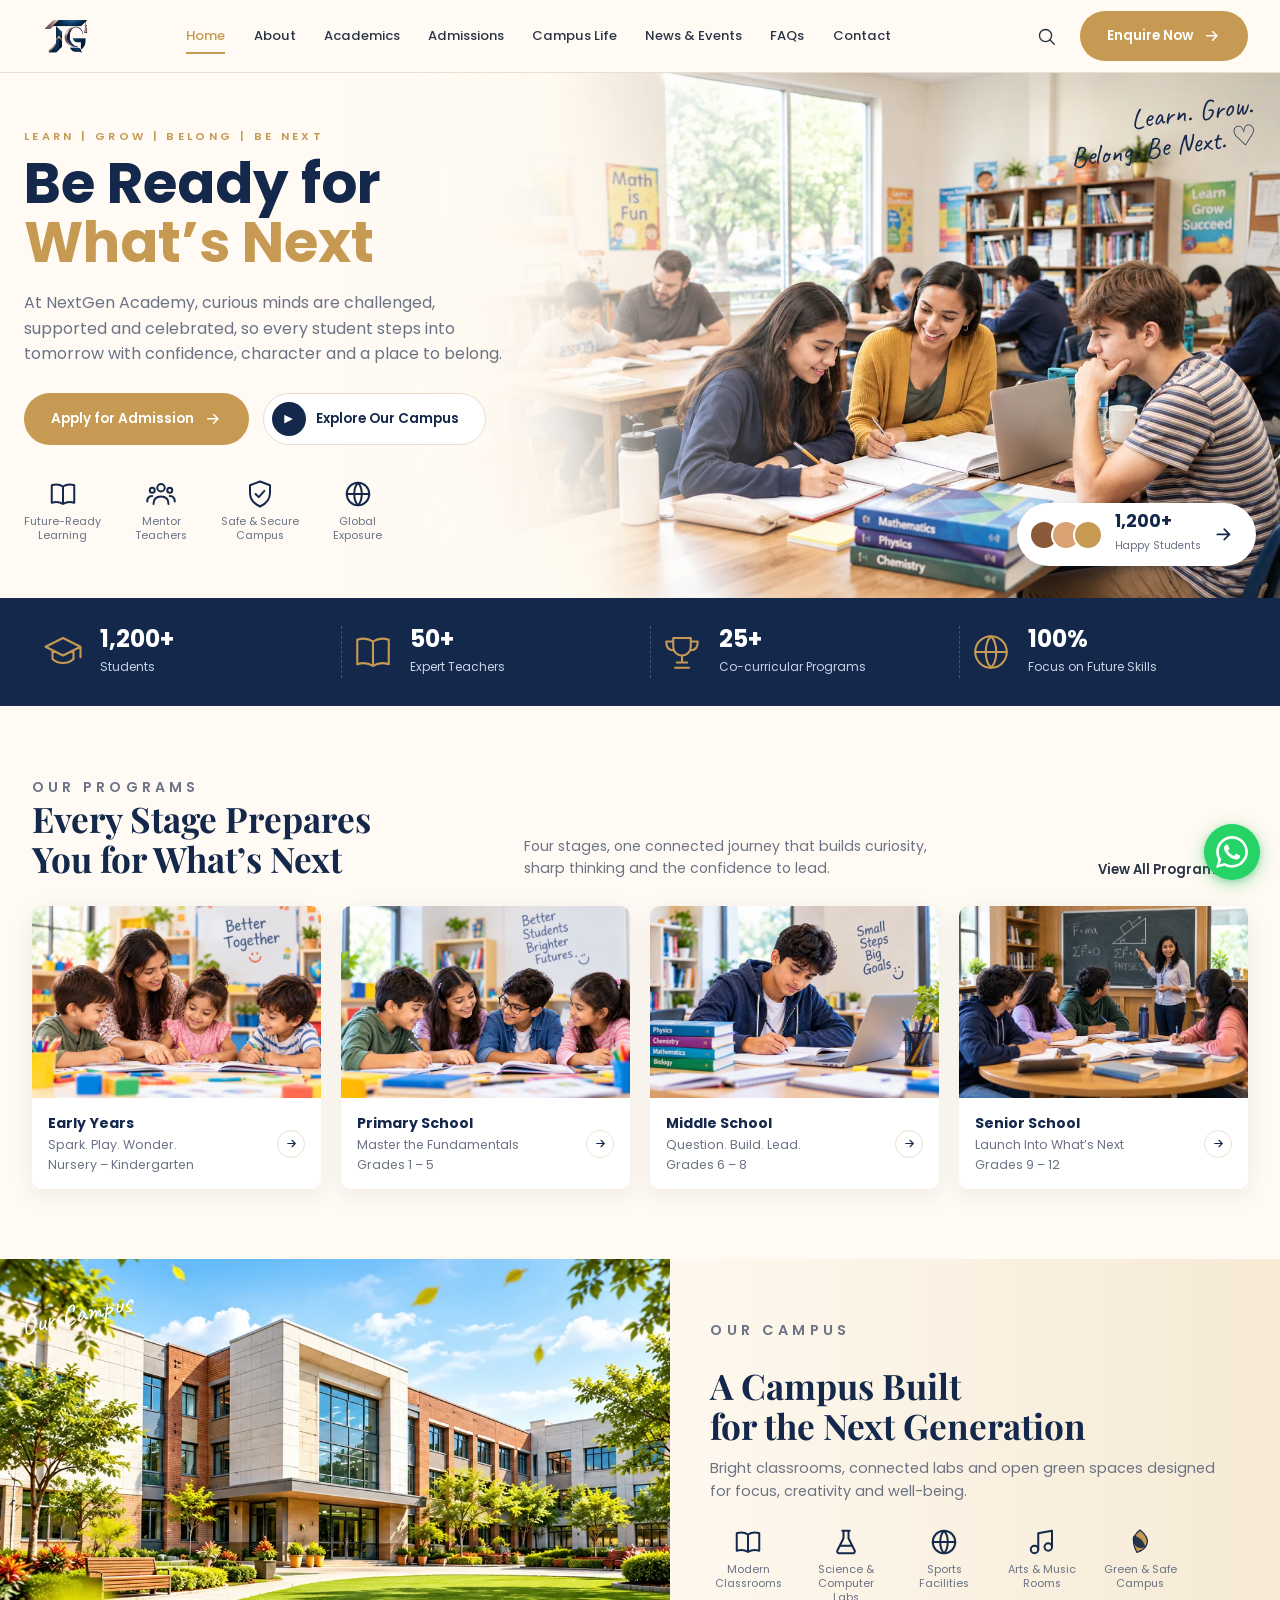
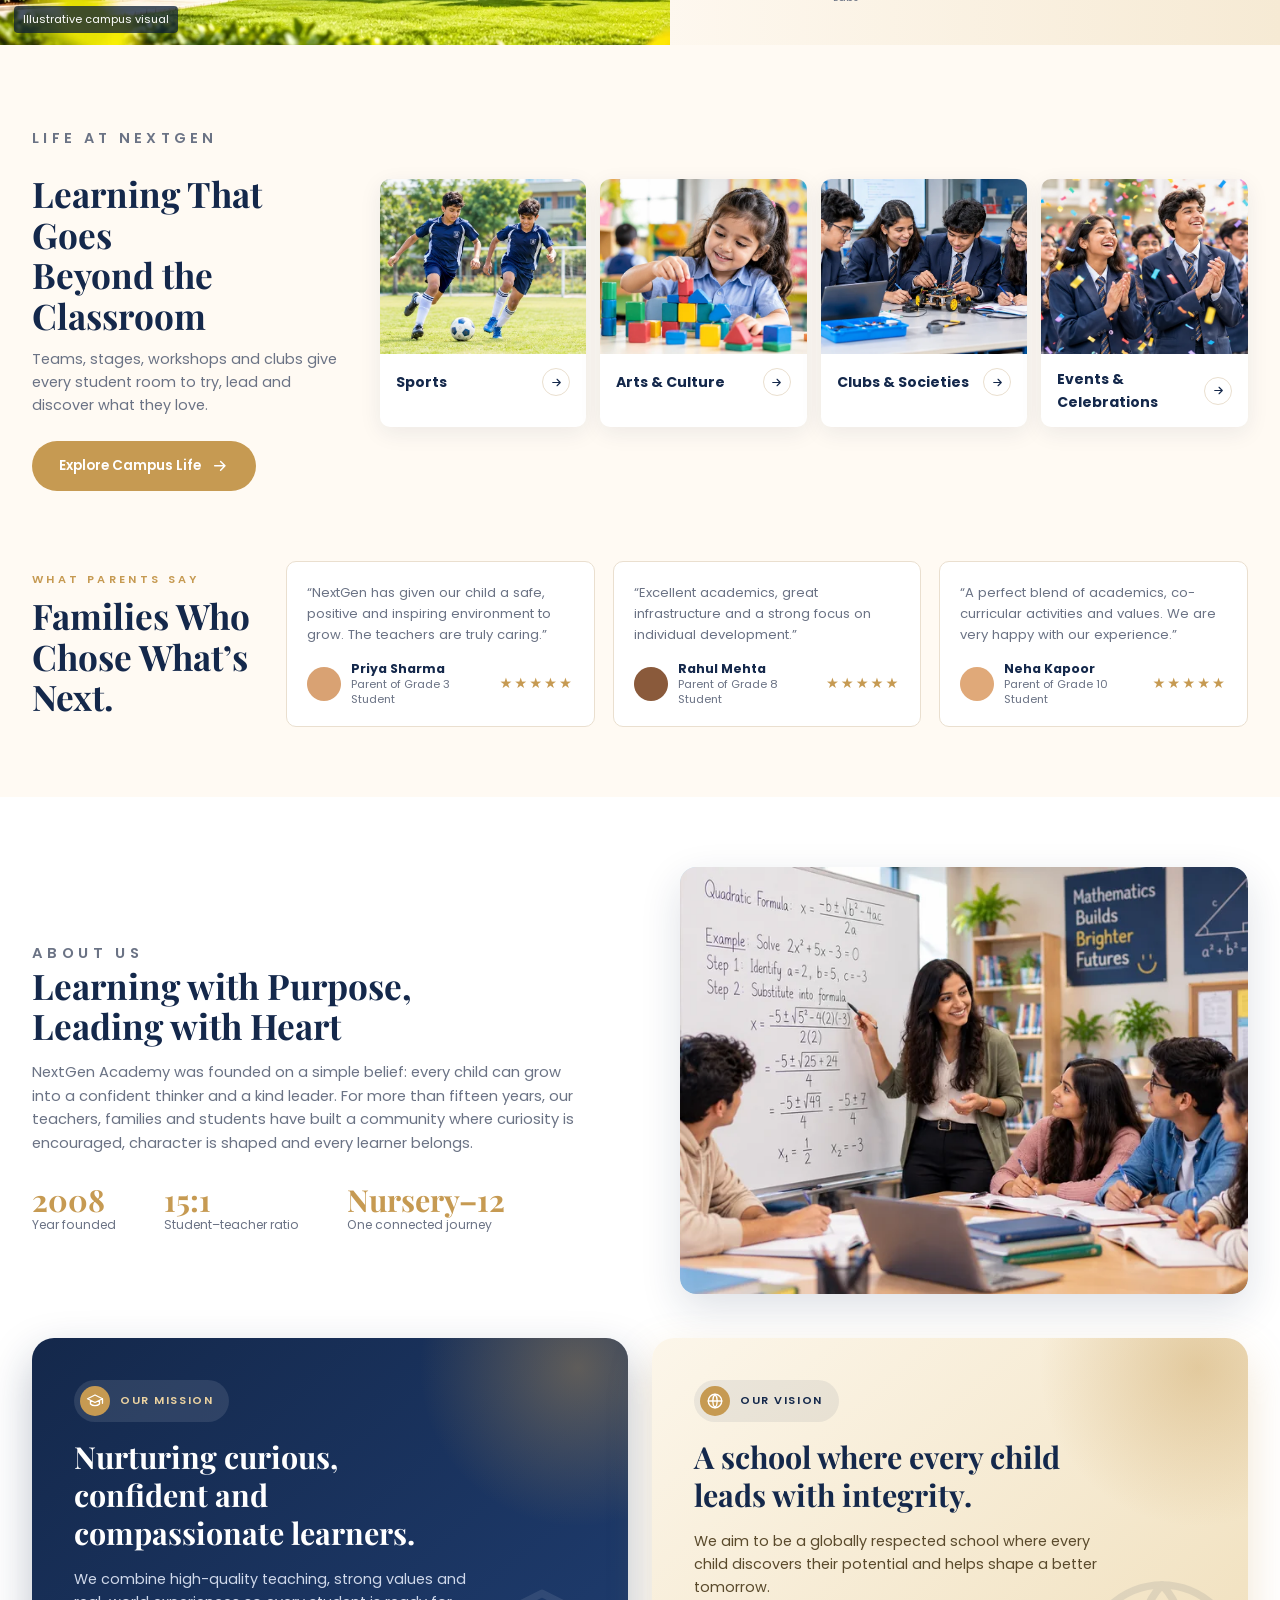
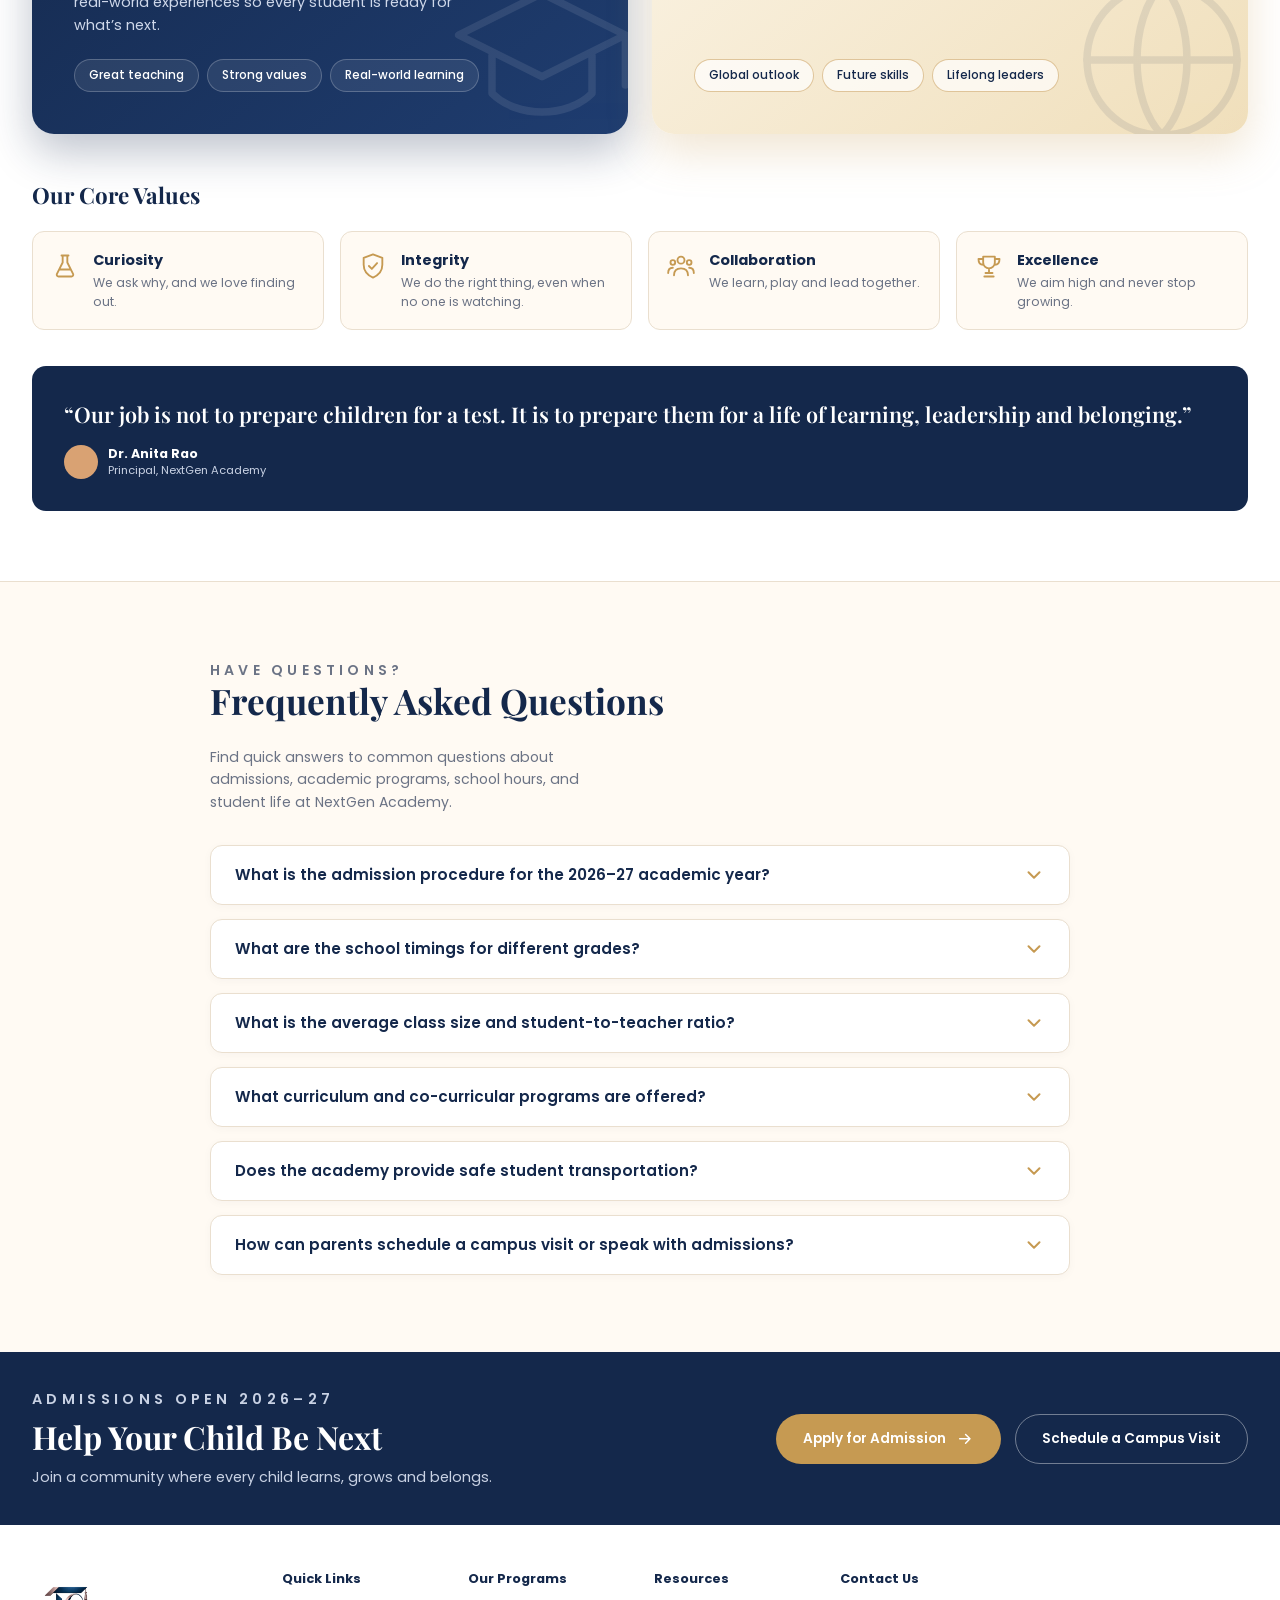
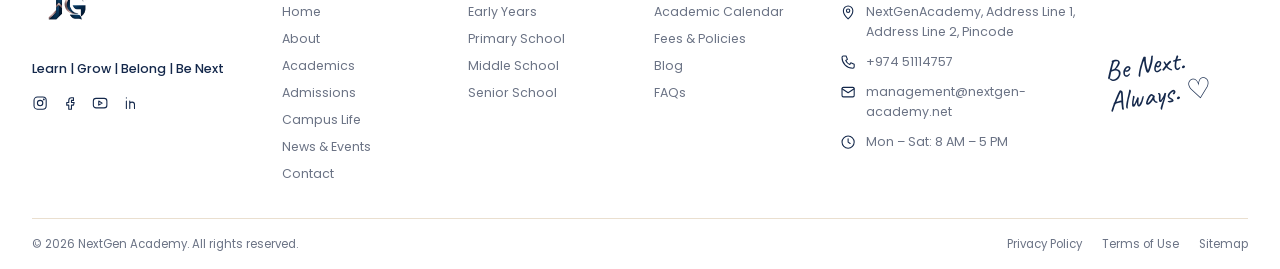
<file: index.html>
<!DOCTYPE html>

<html lang="en">

<head>
    <meta charset="utf-8" />
    <meta content="width=device-width, initial-scale=1, viewport-fit=cover" name="viewport" />
    <title>NextGen Academy | Academic Programs & Admissions</title>
    <meta name="description"
        content="Discover NextGen Academy’s learning approach, academic programs, student activities and admissions information." />
    <meta name="robots" content="index,follow,max-image-preview:large" />
    <meta name="theme-color" content="#102849" />
    <meta property="og:type" content="website" />
    <meta property="og:title" content="NextGen Academy | Learn, Grow, Belong" />
    <meta property="og:description"
        content="Explore academic programs, campus life and admissions at NextGen Academy." />
    <meta property="og:image" content="https://nextgen-academy.net/images/hero-school-life.webp" />
    <meta name="twitter:image" content="https://nextgen-academy.net/images/hero-school-life.webp" />
    <meta name="twitter:card" content="summary_large_image" />
    <link rel="canonical" href="https://nextgen-academy.net/" />
    <meta property="og:url" content="https://nextgen-academy.net/" />
    <meta name="twitter:title" content="NextGen Academy | Academic Programs & Admissions" />
    <meta name="twitter:description" content="Explore learning, academic programs and admissions at NextGen Academy." />
    <link rel="preload" as="image" href="images/hero-school-life.webp" media="(min-width: 861px)"
        fetchpriority="high" />
    <link rel="preload" as="image" href="images/hero-school-life-mobile.webp" media="(max-width: 860px)"
        fetchpriority="high" />

    <link rel="icon" type="image/png" href="favicon.png" />
    <link rel="apple-touch-icon" href="apple-touch-icon.png" />
    <link rel="preconnect" href="https://fonts.googleapis.com" />
    <link rel="preconnect" href="https://fonts.gstatic.com" crossorigin />
    <link
        href="https://fonts.googleapis.com/css2?family=Poppins:wght@400;500;600;700&amp;family=Playfair+Display:wght@600;700&amp;family=Caveat:wght@500&amp;display=swap"
        rel="stylesheet" />
    <link rel="stylesheet" href="assets/styles.min.css?v=2" />
    <script src="https://challenges.cloudflare.com/turnstile/v0/api.js" async defer></script>
    <script>document.documentElement.classList.add('js'); setTimeout(function () { document.documentElement.classList.add('loaded') }, 5000)</script>
    <script
        type="application/ld+json">{"@context":"https://schema.org","@type":"EducationalOrganization","name":"NextGen Academy","url":"https://nextgen-academy.net/","logo":"https://nextgen-academy.net/favicon.png","description":"NextGen Academy provides learning programs from early years through senior school."}</script>
</head>

<body>


    <div id="sp"></div>
    <div aria-hidden="true" id="pre">
        <div class="pl"><img src="images/brand-symbol-256.webp" alt="" width="72" height="72" /><span
                class="pb"><i></i></span></div>
    </div>
    <div aria-live="polite" id="tw"></div>
    <div class="mo" hidden="" id="mo">
        <div aria-labelledby="mt" aria-modal="true" class="md" role="dialog" tabindex="-1"><button
                aria-label="Close form" class="mx" type="button">×</button>
            <p class="eye" id="me"></p>
            <h2 class="serif" id="mt"></h2>
            <p class="msub" id="ms"></p>
            <form autocomplete="on" id="cf" novalidate="">
                <div class="fg2">
                    <div class="fld full"><label for="f-name">Parent / guardian name <i>*</i></label><input
                            autocomplete="name" id="f-name" maxlength="80" name="name" /><small class="er"
                            id="e-name"></small></div>
                    <div class="fld"><label for="f-email">Email <i>*</i></label><input autocomplete="email" id="f-email"
                            inputmode="email" maxlength="120" name="email" type="email" /><small class="er"
                            id="e-email"></small></div>
                    <div class="fld"><label for="f-phone">Phone <i>*</i></label><input autocomplete="tel" id="f-phone"
                            inputmode="tel" maxlength="20" name="phone" type="tel" /><small class="er"
                            id="e-phone"></small></div>
                    <div class="fld" data-m="admission"><label for="f-child">Child’s name <i>*</i></label><input
                            id="f-child" maxlength="80" name="child" /><small class="er" id="e-child"></small></div>
                    <div class="fld" data-m="admission"><label for="f-grade">Applying for <i>*</i></label><select
                            id="f-grade" name="grade">
                            <option value="">Select grade</option>
                            <option>Nursery</option>
                            <option>Kindergarten</option>
                            <option>Grade 1</option>
                            <option>Grade 2</option>
                            <option>Grade 3</option>
                            <option>Grade 4</option>
                            <option>Grade 5</option>
                            <option>Grade 6</option>
                            <option>Grade 7</option>
                            <option>Grade 8</option>
                            <option>Grade 9</option>
                            <option>Grade 10</option>
                            <option>Grade 11</option>
                            <option>Grade 12</option>
                        </select><small class="er" id="e-grade"></small></div>
                    <div class="fld full" data-m="enquiry"><label for="f-prog">Interested in</label><select id="f-prog"
                            name="program">
                            <option>General enquiry</option>
                            <option>Early Years</option>
                            <option>Primary School</option>
                            <option>Middle School</option>
                            <option>Senior School</option>
                        </select></div>
                    <div class="fld full"><label for="f-msg">Message <i id="mreq">*</i></label><textarea id="f-msg"
                            maxlength="600" name="message" rows="3"></textarea><small class="er" id="e-message"></small>
                    </div>
                </div>
                <div aria-hidden="true" class="hp"><label>Website<input autocomplete="off" name="website"
                            tabindex="-1" /></label><label>Company Fax<input autocomplete="off" name="b_company_fax"
                            tabindex="-1" /></label></div>
                <div class="cf-turnstile" data-sitekey="0x4AAAAAAGAz8xlVp_LZOXXg" data-theme="light" style="margin: 12px 0 8px; display: flex; justify-content: center;"></div>
                <label class="chk"><input name="consent" type="checkbox" /><span>I agree to be contacted by NextGen
                        Academy about this request.</span></label><small class="er" id="e-consent"></small>
                <button class="btn b1 sub" type="submit"><span>Send Enquiry</span><i class="spn"></i></button>
                <p class="sec-note"><svg class="i" style="width:14px;height:14px">
                        <use href="#shd"></use>
                    </svg>Your details are used only to respond to this request.</p>
            </form>
        </div>
    </div>
    <div class="mo" hidden="" id="pm">
        <div aria-labelledby="pt" aria-modal="true" class="md pmd" role="dialog" tabindex="-1"><button
                aria-label="Close details" class="mx" type="button">×</button>
            <div class="ph pv" id="pv"></div>
            <div class="pbody" id="pbd">
                <p class="eye" id="pg"></p>
                <h2 class="serif" id="pt"></h2>
                <p class="msub" id="pd" style="margin:0"></p>
                <div class="pf" id="pf"></div>
                <h4>What students learn</h4>
                <ul class="pl2" id="pl"></ul>
                <div class="pa"><button class="btn b1" id="pap" type="button">Apply for Admission</button><button
                        class="btn b2" id="pnx" type="button">Next program</button></div>
            </div>
        </div>
    </div>
    <button aria-label="Back to top" id="tt"><svg class="i">
            <use href="#ar"></use>
        </svg></button>
    <a aria-label="Chat on WhatsApp" class="wa-btn"
        href="https://wa.me/+97451114757?text=Hello%20NextGen%20Academy%2C%20I%20would%20like%20to%20enquire%20about%20admissions%20and%20academic%20programs."
        target="_blank" rel="noopener noreferrer">
        <svg aria-hidden="true" fill="currentColor" height="32" viewBox="0 0 24 24" width="32">
            <path
                d="M.057 24l1.687-6.163c-1.041-1.804-1.588-3.849-1.587-5.946.003-6.556 5.338-11.891 11.893-11.891 3.181.001 6.167 1.24 8.413 3.488 2.245 2.248 3.481 5.236 3.48 8.414-.003 6.557-5.338 11.892-11.893 11.892-1.99-.001-3.951-.5-5.688-1.448l-6.305 1.654zm6.597-3.807c1.676.995 3.276 1.591 5.392 1.592 5.448 0 9.886-4.434 9.889-9.885.002-5.462-4.415-9.89-9.881-9.892-5.452 0-9.887 4.434-9.889 9.884-.001 2.225.651 3.891 1.746 5.634l-.999 3.648 3.742-.981zm11.387-5.464c-.074-.124-.272-.198-.57-.347-.297-.149-1.758-.868-2.031-.967-.272-.099-.47-.149-.669.149-.198.297-.768.967-.941 1.165-.173.198-.347.223-.644.074-.297-.149-1.255-.462-2.39-1.475-.883-.788-1.48-1.761-1.653-2.059-.173-.297-.018-.458.13-.606.134-.133.297-.347.446-.521.151-.172.2-.296.3-.495.099-.198.05-.372-.025-.521-.075-.148-.669-1.611-.916-2.206-.242-.579-.487-.501-.669-.51l-.57-.01c-.198 0-.52.074-.792.372s-1.04 1.016-1.04 2.479 1.065 2.876 1.213 3.074c.149.198 2.095 3.2 5.076 4.487.709.306 1.263.489 1.694.626.712.226 1.36.194 1.872.118.571-.085 1.758-.719 2.006-1.413.248-.695.248-1.29.173-1.414z" />
        </svg>
    </a>
    <svg aria-hidden="true" height="0" style="position:absolute" width="0">
        <defs>
            <symbol id="kid" viewbox="0 0 100 110">
                <path d="M8 110c0-26 16-38 42-38s42 12 42 38z" fill="var(--u,#1b2f55)"></path>
                <path d="M38 72l12 14 12-14-6-4h-12z" fill="#fff"></path>
                <path d="M46 80h8l3 20-7 6-7-6z" fill="var(--c,#c69a52)"></path>
                <rect fill="var(--s,#d9a273)" height="16" rx="6" width="16" x="42" y="58"></rect>
                <ellipse cx="50" cy="40" fill="var(--s,#d9a273)" rx="22" ry="25"></ellipse>
                <path d="M27 40c-4-30 14-34 24-34 14 0 26 8 22 34-4-14-10-20-22-20s-18 6-24 20z"
                    fill="var(--h,#1a1410)"></path>
                <circle cx="42" cy="42" fill="#2a1a10" r="2.2"></circle>
                <circle cx="58" cy="42" fill="#2a1a10" r="2.2"></circle>
                <path d="M41 52q9 8 18 0" fill="none" stroke="#7a3b2a" stroke-linecap="round" stroke-width="2.2"></path>
            </symbol>
            <symbol id="kidg" viewbox="0 0 100 110">
                <path d="M8 110c0-26 16-38 42-38s42 12 42 38z" fill="var(--u,#1b2f55)"></path>
                <path d="M38 72l12 14 12-14-6-4h-12z" fill="#fff"></path>
                <path d="M46 80h8l3 20-7 6-7-6z" fill="var(--c,#c69a52)"></path>
                <path d="M24 30c-8 30-6 50 4 56 4-16 2-30-4-56z M76 30c8 30 6 50-4 56-4-16-2-30 4-56z"
                    fill="var(--h,#1a1410)"></path>
                <rect fill="var(--s,#d9a273)" height="16" rx="6" width="16" x="42" y="58"></rect>
                <ellipse cx="50" cy="40" fill="var(--s,#d9a273)" rx="22" ry="25"></ellipse>
                <path d="M26 42c-6-34 12-38 24-38s30 4 24 38c-2-16-10-24-24-24S28 26 26 42z" fill="var(--h,#1a1410)">
                </path>
                <circle cx="42" cy="42" fill="#2a1a10" r="2.2"></circle>
                <circle cx="58" cy="42" fill="#2a1a10" r="2.2"></circle>
                <path d="M41 52q9 8 18 0" fill="none" stroke="#7a3b2a" stroke-linecap="round" stroke-width="2.2"></path>
            </symbol>
            <symbol id="bld" viewbox="0 0 400 200">
                <rect fill="#6fa056" height="80" width="400" y="120"></rect>
                <rect fill="#efe3cc" height="100" width="340" x="30" y="40"></rect>
                <rect fill="#c9b48a" height="10" width="340" x="30" y="34"></rect>
                <g fill="#5d86a8">
                    <rect height="30" width="40" x="50" y="56"></rect>
                    <rect height="30" width="40" x="104" y="56"></rect>
                    <rect height="30" width="40" x="158" y="56"></rect>
                    <rect height="30" width="40" x="212" y="56"></rect>
                    <rect height="30" width="40" x="266" y="56"></rect>
                    <rect height="30" width="30" x="320" y="56"></rect>
                    <rect height="30" width="40" x="50" y="98"></rect>
                    <rect height="30" width="40" x="104" y="98"></rect>
                    <rect height="30" width="40" x="158" y="98"></rect>
                    <rect height="30" width="40" x="212" y="98"></rect>
                    <rect height="30" width="40" x="266" y="98"></rect>
                    <rect height="30" width="30" x="320" y="98"></rect>
                </g>
                <rect fill="#b79c68" height="6" width="340" x="30" y="140"></rect>
                <g fill="#3f7a3a">
                    <circle cx="16" cy="104" r="24"></circle>
                    <circle cx="386" cy="100" r="26"></circle>
                </g>
                <rect fill="#6b4a2b" height="30" width="6" x="13" y="110"></rect>
            </symbol>
            <symbol id="tree" viewbox="0 0 60 100">
                <rect fill="#6b4a2b" height="40" width="6" x="27" y="60"></rect>
                <circle cx="30" cy="34" fill="#3f7a3a" r="28"></circle>
                <circle cx="20" cy="44" fill="#4b8c44" r="16"></circle>
            </symbol>
            <symbol id="leaf" viewbox="0 0 40 40">
                <path d="M20 4c-8 6-12 16-4 30 12-4 22-16 4-30z" fill="#c69a52"></path>
                <path d="M12 12c6 2 12 6 14 14-8 4-18-4-14-14z" fill="#14284b" opacity=".9"></path>
            </symbol>
            <symbol id="ar" viewbox="0 0 24 24">
                <path d="M5 12h14M13 6l6 6-6 6" fill="none" stroke="currentColor" stroke-linecap="round"
                    stroke-linejoin="round" stroke-width="2"></path>
            </symbol>
            <symbol id="book" viewbox="0 0 24 24">
                <path d="M3 5c3-1 6-1 9 1v14c-3-2-6-2-9-1zM21 5c-3-1-6-1-9 1v14c3-2 6-2 9-1z"></path>
            </symbol>
            <symbol id="ppl" viewbox="0 0 24 24">
                <circle cx="12" cy="7" r="3"></circle>
                <circle cx="5" cy="9" r="2"></circle>
                <circle cx="19" cy="9" r="2"></circle>
                <path d="M6 20c0-4 2.500-6 6-6s6 2 6 6M1 18c0-3 1.500-4.500 4-4.500M23 18c0-3-1.500-4.500-4-4.500">
                </path>
            </symbol>
            <symbol id="shd" viewbox="0 0 24 24">
                <path d="M12 2l8 3v6c0 5-3.500 9-8 11-4.500-2-8-6-8-11V5z"></path>
                <path d="M8.500 12l2.500 2.500 4.500-5"></path>
            </symbol>
            <symbol id="glb" viewbox="0 0 24 24">
                <circle cx="12" cy="12" r="9"></circle>
                <path d="M3 12h18M12 3c-4 4-4 14 0 18M12 3c4 4 4 14 0 18"></path>
            </symbol>
            <symbol id="cap" viewbox="0 0 24 24">
                <path d="M2 9l10-5 10 5-10 5zM6 11.500V16c3 3 9 3 12 0v-4.500M22 9v6"></path>
            </symbol>
            <symbol id="cup" viewbox="0 0 24 24">
                <path d="M7 4h10v5a5 5 0 01-10 0zM7 6H3c0 4 2 5 4 5M17 6h4c0 4-2 5-4 5M12 14v4M8 21h8M9 18h6"></path>
            </symbol>
            <symbol id="flask" viewbox="0 0 24 24">
                <path d="M9 3h6M10 3v6l-5 10a1.500 1.500 0 001.400 2h11.200a1.500 1.500 0 001.400-2L14 9V3M7.500 15h9">
                </path>
            </symbol>
            <symbol id="note" viewbox="0 0 24 24">
                <path d="M9 18V5l11-2v13"></path>
                <circle cx="6" cy="18" r="3"></circle>
                <circle cx="17" cy="16" r="3"></circle>
            </symbol>
            <symbol id="pin" viewbox="0 0 24 24">
                <path d="M12 22s7-6 7-12a7 7 0 00-14 0c0 6 7 12 7 12z"></path>
                <circle cx="12" cy="10" r="2.500"></circle>
            </symbol>
            <symbol id="ph" viewbox="0 0 24 24">
                <path d="M5 3h4l2 5-2.500 1.500a11 11 0 006 6L16 13l5 2v4a2 2 0 01-2 2A16 16 0 013 5a2 2 0 012-2z">
                </path>
            </symbol>
            <symbol id="ml" viewbox="0 0 24 24">
                <rect height="14" rx="2" width="18" x="3" y="5"></rect>
                <path d="M3 7l9 6 9-6"></path>
            </symbol>
            <symbol id="clk" viewbox="0 0 24 24">
                <circle cx="12" cy="12" r="9"></circle>
                <path d="M12 7v5l3 2"></path>
            </symbol>
            <symbol id="srch" viewbox="0 0 24 24">
                <circle cx="11" cy="11" r="7"></circle>
                <path d="M21 21l-5-5"></path>
            </symbol>
            <symbol id="menu" viewbox="0 0 24 24">
                <path d="M4 6h16M4 12h16M4 18h16"></path>
            </symbol>
            <symbol id="ig" viewbox="0 0 24 24">
                <rect height="18" rx="5" width="18" x="3" y="3"></rect>
                <circle cx="12" cy="12" r="4"></circle>
                <circle cx="17.500" cy="6.500" r=".6"></circle>
            </symbol>
            <symbol id="fbk" viewbox="0 0 24 24">
                <path d="M14 8h3V4h-3a4 4 0 00-4 4v3H7v4h3v6h4v-6h3l1-4h-4V8z"></path>
            </symbol>
            <symbol id="yt" viewbox="0 0 24 24">
                <rect height="14" rx="4" width="20" x="2" y="5"></rect>
                <path d="M10 9l5 3-5 3z"></path>
            </symbol>
            <symbol id="lin" viewbox="0 0 24 24">
                <path d="M5 9v11M5 4v.5M10 20V9m0 4c0-3 7-4 7 1v6"></path>
            </symbol>
        </defs>
    </svg>
    <header class="h">
        <div class="w">
            <a class="logo brand-logo" href="#" aria-label="NextGen Academy home"><img
                    src="images/brand-symbol-256.webp" width="72" height="70" alt="NextGen Academy symbol"
                    decoding="async" /></a>
            <nav id="nav"><a class="on" href="#">Home</a><a href="#about">About</a><a href="#programs">Academics</a><a
                    href="#cta">Admissions</a><a href="#campus">Campus Life</a><a href="#life">News &amp; Events</a><a
                    href="#faq">FAQs</a><a href="#footer">Contact</a></nav>
            <svg class="i" style="margin-left:auto">
                <use href="#srch"></use>
            </svg>
            <a class="btn b1" href="#cta">Enquire Now <svg class="i" height="14" width="14">
                    <use href="#ar"></use>
                </svg></a>
            <button aria-label="Menu" class="burger"
                onclick="document.getElementById('nav').classList.toggle('open')"><svg class="i"
                    style="width:28px;height:28px">
                    <use href="#menu"></use>
                </svg></button>
        </div>
    </header>
    <section class="hero">
        <div class="w">
            <div class="hc">
                <p class="eye" style="letter-spacing:.3em">Learn | Grow | Belong | Be Next</p>
                <h1>Be Ready for <span>What’s Next</span></h1>
                <p class="l">At NextGen Academy, curious minds are challenged, supported and celebrated, so every
                    student steps into tomorrow with confidence, character and a place to belong.</p>
                <div class="cta"><a class="btn b1" href="#cta">Apply for Admission <svg class="i" height="14"
                            width="14">
                            <use href="#ar"></use>
                        </svg></a><a class="btn b2" href="#campus" style="padding:8px 26px 8px 8px"><span
                            class="play">▶</span>Explore Our Campus</a></div>
                <div class="feat">
                    <div><svg class="i">
                            <use href="#book"></use>
                        </svg>Future-Ready<br />Learning</div>
                    <div><svg class="i">
                            <use href="#ppl"></use>
                        </svg>Mentor<br />Teachers</div>
                    <div><svg class="i">
                            <use href="#shd"></use>
                        </svg>Safe &amp; Secure<br />Campus</div>
                    <div><svg class="i">
                            <use href="#glb"></use>
                        </svg>Global<br />Exposure</div>
                </div>
            </div>
        </div>
        <div class="hv">
            <picture>
                <source media="(max-width: 860px)" srcset="images/hero-school-life-mobile.webp" type="image/webp" /><img
                    class="art generated-photo hero-image-placeholder" src="images/hero-school-life.webp"
                    alt="Students learning together in a bright classroom" width="1600" height="900" loading="eager"
                    fetchpriority="high" decoding="async" />
            </picture>
            <div class="hand">Learn. Grow.<br />Belong. Be Next. ♡</div>
            <div class="badge">
                <div class="av"><i></i><i></i><i></i></div>
                <div><b>1,200+</b><small>Happy Students</small></div><svg class="i" height="14" style="color:var(--n)"
                    width="14">
                    <use href="#ar"></use>
                </svg>
            </div>
        </div>
    </section>
    <div class="stats">
        <div class="w">
            <div><svg class="i" style="stroke-width:1.2">
                    <use href="#cap"></use>
                </svg><span><b>1,200+</b><small>Students</small></span></div>
            <div><svg class="i" style="stroke-width:1.2">
                    <use href="#book"></use>
                </svg><span><b>50+</b><small>Expert Teachers</small></span></div>
            <div><svg class="i" style="stroke-width:1.2">
                    <use href="#cup"></use>
                </svg><span><b>25+</b><small>Co-curricular Programs</small></span></div>
            <div><svg class="i" style="stroke-width:1.2">
                    <use href="#glb"></use>
                </svg><span><b>100%</b><small>Focus on Future Skills</small></span></div>
        </div>
    </div>
    <section id="programs">
        <div class="w">
            <div class="head">
                <div>
                    <p class="eye">Our Programs</p>
                    <h2 class="serif">Every Stage Prepares<br />You for What’s Next</h2>
                </div>
                <p>Four stages, one connected journey that builds curiosity, sharp thinking and the confidence to lead.
                </p><a href="#">View All Programs <svg class="i" height="14" width="14">
                        <use href="#ar"></use>
                    </svg></a>
            </div>
            <div class="grid4">
                <a class="card" href="#">
                    <div class="ph" style="--g:#f0dfc0"><img class="generated-photo" src="images/early-years.webp"
                            alt="Young student exploring colourful learning materials in an early-years classroom"
                            width="758" height="504" loading="lazy" decoding="async" /></div>
                    <div class="tx"><span><b>Early Years</b>Spark. Play. Wonder.<br />Nursery – Kindergarten</span><i
                            class="arr"><svg class="i">
                                <use href="#ar"></use>
                            </svg></i></div>
                </a>
                <a class="card" href="#">
                    <div class="ph" style="--g:#e8d6b3"><img class="generated-photo" src="images/primary-school.webp"
                            alt="Primary school students reading and learning together" width="758" height="504"
                            loading="lazy" decoding="async" /></div>
                    <div class="tx"><span><b>Primary School</b>Master the Fundamentals<br />Grades 1 – 5</span><i
                            class="arr"><svg class="i">
                                <use href="#ar"></use>
                            </svg></i></div>
                </a>
                <a class="card" href="#">
                    <div class="ph" style="--g:#efe6d6"><img class="generated-photo" src="images/middle-school.webp"
                            alt="Middle school students working together on a science experiment" width="758"
                            height="504" loading="lazy" decoding="async" /></div>
                    <div class="tx"><span><b>Middle School</b>Question. Build. Lead.<br />Grades 6 – 8</span><i
                            class="arr"><svg class="i">
                                <use href="#ar"></use>
                            </svg></i></div>
                </a>
                <a class="card" href="#">
                    <div class="ph" style="--g:#cfe0d6"><img class="generated-photo" src="images/senior-school.webp"
                            alt="Senior students studying together in the school library" width="758" height="504"
                            loading="lazy" decoding="async" /></div>
                    <div class="tx"><span><b>Senior School</b>Launch Into What’s Next<br />Grades 9 – 12</span><i
                            class="arr"><svg class="i">
                                <use href="#ar"></use>
                            </svg></i></div>
                </a>
            </div>
        </div>
    </section>
    <section class="campus" id="campus">
        <div class="w">
            <div class="cv"><img class="generated-photo campus-photo" src="images/campus-building.webp"
                    alt="Illustration of a compact two-storey school campus with a green courtyard and trees"
                    width="1080" height="793" loading="lazy" decoding="async" />
                <div class="hand">Our Campus</div><span class="campus-disclaimer">Illustrative campus visual</span>
            </div>
            <div class="ct sec">
                <p class="eye">Our Campus</p>
                <h2 class="serif">A Campus Built<br />for the Next Generation</h2>
                <p>Bright classrooms, connected labs and open green spaces designed for focus, creativity and
                    well-being.</p>
                <div class="ic">
                    <div><svg class="i">
                            <use href="#book"></use>
                        </svg>Modern Classrooms</div>
                    <div><svg class="i">
                            <use href="#flask"></use>
                        </svg>Science &amp; Computer Labs</div>
                    <div><svg class="i">
                            <use href="#glb"></use>
                        </svg>Sports Facilities</div>
                    <div><svg class="i">
                            <use href="#note"></use>
                        </svg>Arts &amp; Music Rooms</div>
                    <div><svg class="i">
                            <use href="#leaf"></use>
                        </svg>Green &amp; Safe Campus</div>
                </div>
            </div>
        </div>
    </section>
    <section class="life" id="life">
        <div class="w">
            <div class="sec">
                <p class="eye">Life at NextGen</p>
                <h2 class="serif">Learning That Goes<br />Beyond the Classroom</h2>
                <p>Teams, stages, workshops and clubs give every student room to try, lead and discover what they love.
                </p><a class="btn b1" href="#">Explore Campus Life <svg class="i" height="14" width="14">
                        <use href="#ar"></use>
                    </svg></a>
            </div>
            <div class="grid4">
                <a class="card" href="#">
                    <div class="ph" style="--g:#d8c3a0"><img class="generated-photo" src="images/sports-recreation.webp"
                            alt="Students playing football on a green sports field" width="758" height="504"
                            loading="lazy" decoding="async" /></div>
                    <div class="tx"><b>Sports</b><i class="arr"><svg class="i">
                                <use href="#ar"></use>
                            </svg></i></div>
                </a>
                <a class="card" href="#">
                    <div class="ph" style="--g:#e9d9bd"><img class="generated-photo" src="images/arts-culture.webp"
                            alt="Young student creating colorful artwork in a creative classroom" width="758"
                            height="504" loading="lazy" decoding="async" /></div>
                    <div class="tx"><b>Arts &amp; Culture</b><i class="arr"><svg class="i">
                                <use href="#ar"></use>
                            </svg></i></div>
                </a>
                <a class="card" href="#">
                    <div class="ph" style="--g:#bfc9d0"><img class="generated-photo" src="images/clubs-societies.webp"
                            alt="Students collaborating in a school club activity" width="758" height="504"
                            loading="lazy" decoding="async" /></div>
                    <div class="tx"><b>Clubs &amp; Societies</b><i class="arr"><svg class="i">
                                <use href="#ar"></use>
                            </svg></i></div>
                </a>
                <a class="card" href="#">
                    <div class="ph" style="--g:#c0508a"><img class="generated-photo" src="images/school-events.webp"
                            alt="Students celebrating a school event together" width="758" height="504" loading="lazy"
                            decoding="async" /></div>
                    <div class="tx"><b>Events &amp; Celebrations</b><i class="arr"><svg class="i">
                                <use href="#ar"></use>
                            </svg></i></div>
                </a>
            </div>
        </div>
    </section>
    <section class="test" style="padding-top:0">
        <div class="w">
            <div class="sec">
                <p class="eye">What Parents Say</p>
                <h2 class="serif">Families Who<br />Chose What’s Next.</h2>
            </div>
            <div class="tg">
                <div class="q">
                    <p>“NextGen has given our child a safe, positive and inspiring environment to grow. The teachers are
                        truly caring.”</p>
                    <div class="who"><i></i><span><b>Priya Sharma</b>Parent of Grade 3 Student</span><span
                            class="stars">★★★★★</span></div>
                </div>
                <div class="q">
                    <p>“Excellent academics, great infrastructure and a strong focus on individual development.”</p>
                    <div class="who"><i style="background:#8a5a3b"></i><span><b>Rahul Mehta</b>Parent of Grade 8
                            Student</span><span class="stars">★★★★★</span></div>
                </div>
                <div class="q">
                    <p>“A perfect blend of academics, co-curricular activities and values. We are very happy with our
                        experience.”</p>
                    <div class="who"><i style="background:#e0a979"></i><span><b>Neha Kapoor</b>Parent of Grade 10
                            Student</span><span class="stars">★★★★★</span></div>
                </div>
            </div>
        </div>
    </section>
    <section class="about" id="about">
        <div class="w">
            <div class="ab-top">
                <div class="sec">
                    <p class="eye">About Us</p>
                    <h2 class="serif">Learning with Purpose,<br />Leading with Heart</h2>
                    <p>NextGen Academy was founded on a simple belief: every child can grow into a confident thinker and
                        a kind leader. For more than fifteen years, our teachers, families and students have built a
                        community where curiosity is encouraged, character is shaped and every learner belongs.</p>
                    <div class="facts">
                        <div><b>2008</b>Year founded</div>
                        <div><b>15:1</b>Student–teacher ratio</div>
                        <div><b>Nursery–12</b>One connected journey</div>
                    </div>
                </div>
                <div class="ph ab-img" style="--g:#cfe5f2"><img class="generated-photo about-photo"
                        src="images/about-students.webp" alt="Students smiling together on campus" width="768"
                        height="512" loading="lazy" decoding="async" /></div>
            </div>
            <div class="mv">
                <div class="mvc mis"><svg class="i wm">
                        <use href="#cap"></use>
                    </svg><span class="tg"><svg class="i">
                            <use href="#cap"></use>
                        </svg>Our Mission</span>
                    <h3 class="serif">Nurturing curious, confident and compassionate learners.</h3>
                    <p>We combine high-quality teaching, strong values and real-world experiences so every student is
                        ready for what’s next.</p>
                    <ul class="chp">
                        <li>Great teaching</li>
                        <li>Strong values</li>
                        <li>Real-world learning</li>
                    </ul>
                </div>
                <div class="mvc vis"><svg class="i wm">
                        <use href="#glb"></use>
                    </svg><span class="tg"><svg class="i">
                            <use href="#glb"></use>
                        </svg>Our Vision</span>
                    <h3 class="serif">A school where every child leads with integrity.</h3>
                    <p>We aim to be a globally respected school where every child discovers their potential and helps
                        shape a better tomorrow.</p>
                    <ul class="chp">
                        <li>Global outlook</li>
                        <li>Future skills</li>
                        <li>Lifelong leaders</li>
                    </ul>
                </div>
            </div>
            <h3 class="serif ab-h">Our Core Values</h3>
            <div class="vals">
                <div class="val"><svg class="i">
                        <use href="#flask"></use>
                    </svg><span><b>Curiosity</b>We ask why, and we love finding out.</span></div>
                <div class="val"><svg class="i">
                        <use href="#shd"></use>
                    </svg><span><b>Integrity</b>We do the right thing, even when no one is watching.</span></div>
                <div class="val"><svg class="i">
                        <use href="#ppl"></use>
                    </svg><span><b>Collaboration</b>We learn, play and lead together.</span></div>
                <div class="val"><svg class="i">
                        <use href="#cup"></use>
                    </svg><span><b>Excellence</b>We aim high and never stop growing.</span></div>
            </div>
            <div class="pq">
                <p>“Our job is not to prepare children for a test. It is to prepare them for a life of learning,
                    leadership and belonging.”</p>
                <div class="who"><i></i><span><b>Dr. Anita Rao</b>Principal, NextGen Academy</span></div>
            </div>
        </div>
    </section>
    <section class="faq-sec" id="faq">
        <div class="w">
            <div class="head">
                <div>
                    <p class="eye">Have Questions?</p>
                    <h2 class="serif">Frequently Asked Questions</h2>
                </div>
                <p>Find quick answers to common questions about admissions, academic programs, school hours, and student life at NextGen Academy.</p>
            </div>
            <div class="faq-list">
                <details class="faq-item" name="faq">
                    <summary>
                        <span>What is the admission procedure for the 2026–27 academic year?</span>
                        <svg class="faq-icon" viewBox="0 0 24 24"><polyline points="6 9 12 15 18 9"></polyline></svg>
                    </summary>
                    <div class="faq-a">
                        <p>Admissions are open for Nursery through Grade 12. The process is simple: submit an online enquiry or application, attend a scheduled campus tour and student interaction session, and complete registration with our admissions office.</p>
                    </div>
                </details>
                <details class="faq-item" name="faq">
                    <summary>
                        <span>What are the school timings for different grades?</span>
                        <svg class="faq-icon" viewBox="0 0 24 24"><polyline points="6 9 12 15 18 9"></polyline></svg>
                    </summary>
                    <div class="faq-a">
                        <p>• <b>Early Years (Nursery &amp; Kindergarten):</b> 8:30 AM – 12:30 PM<br />• <b>Primary School (Grades 1 – 5):</b> 8:00 AM – 2:30 PM<br />• <b>Middle &amp; Senior School (Grades 6 – 12):</b> 8:00 AM – 3:00 PM</p>
                    </div>
                </details>
                <details class="faq-item" name="faq">
                    <summary>
                        <span>What is the average class size and student-to-teacher ratio?</span>
                        <svg class="faq-icon" viewBox="0 0 24 24"><polyline points="6 9 12 15 18 9"></polyline></svg>
                    </summary>
                    <div class="faq-a">
                        <p>We maintain small class cohorts to ensure each student receives individualized attention: a maximum of 15 students per class in Early Years, 25 in Primary, and 28–30 in Middle and Senior School.</p>
                    </div>
                </details>
                <details class="faq-item" name="faq">
                    <summary>
                        <span>What curriculum and co-curricular programs are offered?</span>
                        <svg class="faq-icon" viewBox="0 0 24 24"><polyline points="6 9 12 15 18 9"></polyline></svg>
                    </summary>
                    <div class="faq-a">
                        <p>Our academic curriculum blends international standards with inquiry-based learning, integrated STEM and robotics laboratories, creative arts, performing arts, sports training, and leadership clubs.</p>
                    </div>
                </details>
                <details class="faq-item" name="faq">
                    <summary>
                        <span>Does the academy provide safe student transportation?</span>
                        <svg class="faq-icon" viewBox="0 0 24 24"><polyline points="6 9 12 15 18 9"></polyline></svg>
                    </summary>
                    <div class="faq-a">
                        <p>Yes. NextGen Academy operates a GPS-monitored, air-conditioned bus fleet equipped with speed governors, CCTV cameras, and trained female attendants covering key residential routes.</p>
                    </div>
                </details>
                <details class="faq-item" name="faq">
                    <summary>
                        <span>How can parents schedule a campus visit or speak with admissions?</span>
                        <svg class="faq-icon" viewBox="0 0 24 24"><polyline points="6 9 12 15 18 9"></polyline></svg>
                    </summary>
                    <div class="faq-a">
                        <p>Campus tours are available Monday to Saturday between 8:00 AM and 5:00 PM. You can click "Schedule a Campus Visit", connect with our team on WhatsApp at +91 79070 13336, or email management@nextgen-academy.net.</p>
                    </div>
                </details>
            </div>
        </div>
    </section>
    <div class="adm" id="cta">
        <div class="w">
            <div>
                <p class="eye" style="margin:0">Admissions Open 2026–27</p>
                <h2 class="serif">Help Your Child Be Next</h2>
                <p>Join a community where every child learns, grows and belongs.</p>
            </div>
            <div class="cta"><a class="btn b1" href="#">Apply for Admission <svg class="i" height="14" width="14">
                        <use href="#ar"></use>
                    </svg></a><a class="btn b3" href="#">Schedule a Campus Visit</a></div>
        </div>
    </div>
    <footer id="footer">
        <div class="w">
            <div class="fg">
                <div><a class="logo brand-logo" href="#" aria-label="NextGen Academy home"><img
                            src="images/brand-symbol-256.webp" width="72" height="70" alt="NextGen Academy symbol"
                            decoding="async" /></a>
                    <p style="color:var(--n);margin:16px 0 0;font-weight:500">Learn | Grow | Belong | Be Next</p>
                    <div class="soc"><svg class="i">
                            <use href="#ig"></use>
                        </svg><svg class="i">
                            <use href="#fbk"></use>
                        </svg><svg class="i">
                            <use href="#yt"></use>
                        </svg><svg class="i">
                            <use href="#lin"></use>
                        </svg></div>
                </div>
                <div>
                    <h4>Quick Links</h4>
                    <ul>
                        <li><a href="#">Home</a></li>
                        <li><a href="#about">About</a></li>
                        <li><a href="#">Academics</a></li>
                        <li><a href="#">Admissions</a></li>
                        <li><a href="#">Campus Life</a></li>
                        <li><a href="#">News &amp; Events</a></li>
                        <li><a href="#">Contact</a></li>
                    </ul>
                </div>
                <div>
                    <h4>Our Programs</h4>
                    <ul>
                        <li><a href="#">Early Years</a></li>
                        <li><a href="#">Primary School</a></li>
                        <li><a href="#">Middle School</a></li>
                        <li><a href="#">Senior School</a></li>
                    </ul>
                </div>
                <div>
                    <h4>Resources</h4>
                    <ul>
                        <li><a href="#">Academic Calendar</a></li>
                        <li><a href="#">Fees &amp; Policies</a></li>
                        <li><a href="#">Blog</a></li>
                        <li><a href="#faq">FAQs</a></li>
                    </ul>
                </div>
                <div>
                    <h4>Contact Us</h4>
                    <div class="ci"><svg class="i">
                            <use href="#pin"></use>
                        </svg>NextGenAcademy, Address Line 1, Address Line 2, Pincode</div>
                    <div class="ci"><svg class="i">
                            <use href="#ph"></use>
                        </svg><a
                            href="https://wa.me/+97451114757?text=Hello%20NextGen%20Academy%2C%20I%20would%20like%20to%20enquire%20about%20admissions%20and%20academic%20programs."
                            target="_blank" rel="noopener noreferrer">+974 51114757</a></div>
                    <div class="ci"><svg class="i">
                            <use href="#ml"></use>
                        </svg><a href="mailto:management@nextgen-academy.net">management@nextgen-academy.net</a></div>
                    <div class="ci"><svg class="i">
                            <use href="#clk"></use>
                        </svg>Mon – Sat: 8 AM – 5 PM</div>
                </div>
                <div class="hand" style="transform:rotate(-8deg);color:var(--n);align-self:center">Be Next.<br />Always.
                    ♡</div>
            </div>
            <div class="fb"><span>© 2026 NextGen Academy. All rights reserved.</span><span><a href="#">Privacy
                        Policy</a><a href="#">Terms of Use</a><a href="sitemap.xml">Sitemap</a></span></div>
        </div>
    </footer>




    <script src="assets/site.min.js?v=2" defer></script>
</body>

</html>
</file>
<file: assets/styles.min.css>
:root{--p:#c69a52;--pd:#a87e3a;--n:#14284b;--bg:#fffaf3;--t:#2b3446;--m:#6b7385;--card:#fff;--line:#eadfcf;color-scheme:light;box-sizing:border-box;padding-top:env(safe-area-inset-top,0);padding-bottom:env(safe-area-inset-bottom,0)}*,:after,:before{box-sizing:inherit}html{scroll-behavior:smooth;scroll-padding-top:90px}body{margin:0;font:400 clamp(14px, .9vw + 11px, 16px)/1.6 Poppins,system-ui,sans-serif;color:var(--t);background:var(--bg)}a{color:inherit;text-decoration:none}:focus-visible{outline:2px solid var(--p);outline-offset:3px}.w{width:min(1560px,100% - clamp(32px,5vw,112px));margin-inline:auto}.serif{font-family:'Playfair Display',Georgia,serif;color:var(--n)}.eye{font-size:.7rem;letter-spacing:.3em;text-transform:uppercase;color:var(--p);font-weight:600;margin:0 0 8px}.hand{font-family:Caveat,cursive;font-size:clamp(1.2rem, 2.2vw, 1.9rem);line-height:1.1}svg.i{width:1.3em;height:1.3em;fill:none;stroke:currentColor;stroke-width:1.6;stroke-linecap:round;stroke-linejoin:round;flex:none}.btn{display:inline-flex;align-items:center;gap:10px;padding:13px 26px;border-radius:99px;font-weight:600;font-size:.85rem;border:1.5px solid transparent;cursor:pointer;transition:.2s}.b1{background:var(--p);color:#fff}.b1:hover{background:var(--pd)}.b2{border-color:var(--line);background:var(--card);color:var(--n)}.b3{border-color:rgba(255,255,255,.4);color:#fff}.top{background:var(--n);color:#fff;font-size:.75rem}.top .w{display:flex;justify-content:space-between;align-items:center;gap:16px;padding:8px 0}.top .c{margin-inline:auto;display:flex;gap:14px;align-items:center}.top .c a{background:#fff;color:var(--n);padding:3px 14px;border-radius:99px;font-weight:600}.top .r{display:flex;gap:18px}@media(max-width:800px){.top .r{display:none}}header.h{position:sticky;top:0;z-index:20;background:var(--bg);border-bottom:1px solid var(--line)}header.h .w{display:flex;align-items:center;gap:24px;height:72px}.logo{display:flex;align-items:center;gap:10px;line-height:1.1}.logo img{height:auto;width:56px;display:block}.logo b{font:700 1.45rem/1 "Playfair Display",Georgia,serif;color:var(--n);display:block;letter-spacing:-.01em}.logo em{font-style:normal;color:#b9806a}.logo small{font-size:.6rem;color:var(--n);letter-spacing:.5em;margin-top:4px;display:block}nav{display:flex;gap:clamp(14px,2.2vw,32px);margin-inline:auto;font-size:.82rem;font-weight:500}nav a{padding:6px 0;border-bottom:2px solid transparent}nav a.on,nav a:hover{color:var(--p);border-color:var(--p)}.burger{display:none;background:0 0;border:0;color:var(--t);margin-left:auto}@media(max-width:980px){.burger{display:block}nav{display:none;position:absolute;top:100%;left:0;right:0;background:var(--bg);flex-direction:column;padding:16px 20px;gap:4px;border-bottom:1px solid var(--line)}nav.open{display:flex}header.h .btn{display:none}}.hero{position:relative;overflow:hidden;background:var(--bg);display:flow-root;padding:0}.hero .w{position:relative;z-index:2;display:flex;align-items:center;min-height:0;padding-block:48px}.hc{max-width:600px}.hero h1{font-size:clamp(2.4rem, 5.4vw, 4.1rem);line-height:1.05;margin:0 0 18px;color:var(--n);font-weight:700}.hero h1 span{color:var(--p);display:block}.hero p.l{max-width:440px;color:var(--m);margin:0 0 26px}.cta{display:flex;flex-wrap:wrap;gap:14px;margin-bottom:34px}.play{width:34px;height:34px;border-radius:50%;background:var(--n);color:#fff;display:grid;place-items:center;font-size:.7rem}.feat{display:flex;flex-wrap:wrap;gap:clamp(14px,3vw,34px)}.feat div{text-align:center;font-size:.68rem;color:var(--m);line-height:1.3;display:flex;flex-direction:column;align-items:center;gap:6px}.feat svg{width:30px;height:30px;color:var(--n)}.hv{--hr:max(24px, calc((100vw - 1560px)/2));position:absolute;top:0;right:0;bottom:0;width:min(62%,1000px);z-index:1}.hv .art{position:absolute;inset:0;width:100%;height:100%;display:block;-webkit-mask-image:linear-gradient(90deg,transparent 0,#000 42%);mask-image:linear-gradient(90deg,transparent 0,#000 42%)}.hv .hand{position:absolute;top:28px;right:var(--hr);transform:rotate(-7deg);color:var(--n);text-align:right;z-index:2}.badge{position:absolute;right:var(--hr);bottom:32px;background:var(--card);border-radius:99px;padding:10px 22px 10px 12px;display:flex;align-items:center;gap:12px;box-shadow:0 10px 30px rgba(20,40,75,.18);z-index:2}.av{display:flex}.av i{width:30px;height:30px;border-radius:50%;border:2px solid #fff;margin-left:-8px;background:var(--p)}.av i:first-child{margin:0;background:#8a5a3b}.av i:nth-child(2){background:#d9a273}.badge b{font-size:1.1rem;color:var(--n);display:block;line-height:1}.badge small{font-size:.65rem;color:var(--m)}.art *{transform-box:fill-box}@media(min-width:1760px){.hero .w{min-height:0}}.cl{animation:dr 34s ease-in-out infinite alternate}.c2{animation-duration:46s;animation-direction:alternate-reverse}@keyframes dr{to{transform:translateX(90px)}}.sun{animation:pu 6s ease-in-out infinite alternate}@keyframes pu{from{opacity:.6}to{opacity:1}}.sw{transform-origin:50% 100%;animation:sy 6s ease-in-out infinite alternate}.s2{animation-duration:7.5s;animation-delay:-2s}@keyframes sy{from{transform:rotate(-1.8deg)}to{transform:rotate(1.8deg)}}.bb{animation:bo 3.4s ease-in-out infinite alternate}.b2{animation-duration:4s;animation-delay:-1s}.b3{animation-duration:3.8s;animation-delay:-2s}@keyframes bo{to{transform:translateY(-6px)}}.fl{animation:fa 16s linear infinite;opacity:0}.f2{animation-delay:-6s;animation-duration:19s}.f3{animation-delay:-11s;animation-duration:22s}@keyframes fa{0%{transform:translate(0,-30px) rotate(0);opacity:0}10%{opacity:.9}90%{opacity:.9}100%{transform:translate(-90px,500px) rotate(300deg);opacity:0}}.paused .art *{animation-play-state:paused}@media(prefers-reduced-motion:reduce){.art *{animation:none!important}}@media(max-width:860px){.hero .w{min-height:0;padding-block:36px 8px}.hv{position:relative;right:0;width:100%;height:360px}.hv .art{-webkit-mask-image:linear-gradient(180deg,transparent 0,#000 30%);mask-image:linear-gradient(180deg,transparent 0,#000 30%)}.hv .hand{display:none}.badge{right:20px}}.stats{background:var(--n);color:#fff}.stats .w{display:grid;grid-template-columns:repeat(4,1fr);gap:20px;padding:28px 0}.stats div{display:flex;align-items:center;gap:16px;padding-inline:10px}.stats div+div{border-left:1px dashed rgba(255,255,255,.2)}.stats svg{width:42px;height:42px;color:var(--p)}.stats b{font-size:1.5rem;display:block;line-height:1.1}.stats small{font-size:.75rem;color:#c9d2e4}@media(max-width:800px){.stats .w{grid-template-columns:1fr 1fr}.stats div:nth-child(3){border-left:0}}section{padding:clamp(40px,6vw,70px) 0}.head{display:flex;justify-content:space-between;align-items:flex-end;gap:24px;flex-wrap:wrap;margin-bottom:26px}.head h2,.sec h2{font-size:clamp(1.6rem, 3vw, 2.2rem);line-height:1.15;margin:0}.head p{max-width:420px;color:var(--m);margin:0;font-size:.88rem}.head a{font-weight:600;font-size:.82rem;display:flex;gap:8px;align-items:center}.grid4{display:grid;grid-template-columns:repeat(auto-fit,minmax(220px,1fr));gap:20px}.card{background:var(--card);border-radius:10px;overflow:hidden;box-shadow:0 6px 22px rgba(20,40,75,.08);display:block}.card .ph{aspect-ratio:16/10}.card .tx{padding:14px 16px;display:flex;justify-content:space-between;align-items:center;gap:10px;font-size:.78rem;color:var(--m)}.card b{display:block;color:var(--n);font-size:.88rem}.arr{width:28px;height:28px;border:1px solid var(--line);border-radius:50%;display:grid;place-items:center;flex:none;color:var(--n)}.arr svg{width:13px;height:13px}.ph{position:relative;overflow:hidden;background:var(--g,#e8dcc6)}.ph svg.s{width:100%;height:100%;display:block}.campus{padding:0;background:linear-gradient(90deg,transparent 45%,#f6ead4);overflow:hidden}.campus .w{width:100%;display:grid;grid-template-columns:1.1fr 1fr;align-items:center}.cv{position:relative;min-height:340px;height:100%}.cv .hand{position:absolute;left:20px;top:40px;transform:rotate(-12deg);color:#fff;z-index:2}.tour{position:absolute;left:50%;top:50%;transform:translate(-50%,-50%);display:flex;align-items:center;gap:12px;background:rgba(20,40,75,.6);color:#fff;padding:8px 20px 8px 8px;border-radius:99px;font-size:.78rem;backdrop-filter:blur(4px);z-index:2}.tour .play{width:44px;height:44px;background:#fff;color:var(--n)}.ct{padding:50px clamp(20px,5vw,60px) 40px 40px;max-width:640px}.ct p{color:var(--m);font-size:.9rem;margin:10px 0 24px}.ic{display:flex;flex-wrap:wrap;gap:22px}.ic div{text-align:center;font-size:.68rem;color:var(--m);width:76px;line-height:1.3;display:flex;flex-direction:column;align-items:center;gap:6px}.ic svg{width:30px;height:30px;color:var(--n)}@media(max-width:860px){.campus .w{grid-template-columns:1fr}.ct{padding:30px 20px}}.life .w{display:grid;grid-template-columns:minmax(260px,.8fr) 2.2fr;gap:32px;align-items:center}.life p{color:var(--m);font-size:.9rem;margin:12px 0 24px}.life .grid4{grid-template-columns:repeat(auto-fit,minmax(150px,1fr));gap:14px}.life .card .ph{aspect-ratio:4/3.4}@media(max-width:900px){.life .w{grid-template-columns:1fr}}.test .w{display:grid;grid-template-columns:minmax(220px,.7fr) 3fr;gap:30px;align-items:center}.tg{display:grid;grid-template-columns:repeat(auto-fit,minmax(240px,1fr));gap:18px}.q{background:var(--card);border:1px solid var(--line);border-radius:10px;padding:20px;font-size:.82rem;color:var(--m);display:flex;flex-direction:column;justify-content:space-between;gap:16px}.q p{margin:0}.who{display:flex;align-items:center;gap:10px;font-size:.7rem;line-height:1.3}.who b{display:block;color:var(--n);font-size:.78rem}.who i{width:34px;height:34px;border-radius:50%;background:#d9a273;flex:none}.stars{margin-left:auto;color:var(--p);letter-spacing:2px;font-size:.9rem}@media(max-width:900px){.test .w{grid-template-columns:1fr}}.adm{background:var(--n);color:#fff;padding:36px 0}.adm .w{display:flex;justify-content:space-between;align-items:center;gap:24px;flex-wrap:wrap}.adm h2{color:#fff;font-size:clamp(1.5rem, 2.6vw, 2rem);margin:0}.adm p{margin:4px 0 0;color:#c9d2e4;font-size:.9rem}.adm .cta{margin:0}footer{background:var(--card);padding:44px 0 0;font-size:.78rem;color:var(--m)}.fg{display:grid;grid-template-columns:1.4fr repeat(3,1fr) 1.5fr .9fr;gap:28px}footer h4{color:var(--n);margin:0 0 12px;font-size:.8rem}footer ul{list-style:none;margin:0;padding:0;display:grid;gap:7px}footer li a:hover{color:var(--p)}.soc{display:flex;gap:14px;margin-top:16px;color:var(--n)}.ci{display:flex;gap:10px;margin-bottom:10px}.ci svg{color:var(--n);margin-top:2px}.fb{display:flex;justify-content:space-between;flex-wrap:wrap;gap:10px;border-top:1px solid var(--line);margin-top:34px;padding:16px 0;font-size:.72rem}.fb span{display:flex;gap:20px}@media(max-width:1000px){.fg{grid-template-columns:1fr 1fr 1fr}.fg>:first-child{grid-column:1/-1}.fg>:last-child{display:none}}@media(max-width:560px){.fg{grid-template-columns:1fr 1fr}}@media(prefers-reduced-motion:reduce){*{transition:none!important;scroll-behavior:auto!important}}#pre{position:fixed;inset:0;z-index:100;display:grid;place-items:center;background:var(--bg);transition:opacity .5s ease,visibility .5s}html.loaded #pre,html:not(.js) #pre{opacity:0;visibility:hidden}html:not(.js) #pre{display:none}html.js:not(.loaded){overflow:hidden}.pl{text-align:center}.pl b{font:700 2rem/1 'Playfair Display',Georgia,serif;color:var(--n)}.pl em{font-style:normal;color:#b9806a}.pb{display:block;width:160px;height:3px;margin:18px auto 0;background:var(--line);border-radius:9px;overflow:hidden}.pb i{display:block;height:100%;width:40%;background:var(--p);border-radius:9px;animation:pbm 1.1s ease-in-out infinite}@keyframes pbm{from{transform:translateX(-100%)}to{transform:translateX(260%)}}#sp{position:fixed;top:0;left:0;right:0;height:3px;z-index:60;background:var(--p);transform:scaleX(0);transform-origin:0 50%;pointer-events:none}#tt{position:fixed;right:20px;bottom:calc(86px + env(safe-area-inset-bottom,0px));z-index:30;width:44px;height:44px;border-radius:50%;border:0;background:var(--p);color:#fff;display:grid;place-items:center;cursor:pointer;box-shadow:0 8px 22px rgba(20,40,75,.22);opacity:0;visibility:hidden;transform:translateY(12px);transition:opacity .3s,transform .3s,visibility .3s}#tt.show{opacity:1;visibility:visible;transform:none}#tt svg{transform:rotate(-90deg);width:18px;height:18px}.wa-btn{position:fixed;right:20px;bottom:calc(20px + env(safe-area-inset-bottom,0px));z-index:40;width:56px;height:56px;border-radius:50%;background:#25d366;color:#fff;display:flex;align-items:center;justify-content:center;box-shadow:0 4px 16px rgba(37,211,102,.45),0 2px 6px rgba(0,0,0,.15);transition:transform .25s cubic-bezier(.34, 1.56, .64, 1),box-shadow .25s ease,background-color .2s ease;text-decoration:none}.wa-btn:hover{background:#20ba5a;color:#fff;transform:scale(1.08);box-shadow:0 6px 20px rgba(37,211,102,.6),0 3px 8px rgba(0,0,0,.2)}.wa-btn:active{transform:scale(.95)}.wa-btn svg{width:32px;height:32px}header.h{transition:box-shadow .3s ease}header.h.sc{box-shadow:0 6px 24px rgba(20,40,75,.09)}.stats b{font-variant-numeric:tabular-nums}@keyframes shim{to{background-position:-200% 0}}.sk{pointer-events:none}.sk .ph,.sk .tx b,.sk .tx span,.sk .who i,.sk .who span,.sk.q p{background-image:linear-gradient(100deg,#eee5d6 30%,#f8f2e8 50%,#eee5d6 70%)!important;background-size:200% 100%!important;animation:shim 1.2s linear infinite}.sk .tx b,.sk .tx span,.sk .who i,.sk .who span,.sk.q p{color:transparent!important;border-radius:4px}.sk .arr,.sk .ph svg,.sk .stars{visibility:hidden}@media(prefers-reduced-motion:no-preference){.js .hc>*{opacity:0;transform:translateY(18px)}.loaded .hc>*{opacity:1;transform:none;transition:opacity .7s ease,transform .7s cubic-bezier(.2, .7, .2, 1)}.loaded .hc>:nth-child(2){transition-delay:.1s}.loaded .hc>:nth-child(3){transition-delay:.2s}.loaded .hc>:nth-child(4){transition-delay:.3s}.loaded .hc>:nth-child(5){transition-delay:.4s}.js .hv{opacity:0}.loaded .hv{opacity:1;transition:opacity 1.2s ease .2s}.js .rv{opacity:0;transform:translateY(22px)}.js .rv.in{opacity:1;transform:none;transition:opacity .6s ease var(--d, 0s),transform .6s cubic-bezier(.2, .7, .2, 1) var(--d, 0s)}.tour .play{animation:pp 2.4s ease-out infinite}@keyframes pp{0%{box-shadow:0 0 0 0 rgba(255,255,255,.55)}100%,70%{box-shadow:0 0 0 14px rgba(255,255,255,0)}}}@media(hover:hover) and (prefers-reduced-motion:no-preference){.card{transition:transform .3s ease,box-shadow .3s ease}.card:hover{transform:translateY(-5px);box-shadow:0 14px 34px rgba(20,40,75,.15)}.card .ph svg.s{transition:transform .6s ease}.card:hover .ph svg.s{transform:scale(1.06)}.arr{transition:background .25s,color .25s,border-color .25s}.card:hover .arr{background:var(--p);border-color:var(--p);color:#fff}.btn:hover{transform:translateY(-2px)}.b1:hover{box-shadow:0 8px 20px rgba(198,154,82,.4)}.feat div svg,.ic div svg{transition:transform .3s ease}.feat div:hover svg,.ic div:hover svg{transform:translateY(-3px)}}.btn:active{transform:scale(.97)}.mo{position:fixed;inset:0;z-index:90;display:grid;place-items:center;padding:20px;background:rgba(14,26,50,.55);backdrop-filter:blur(4px);-webkit-backdrop-filter:blur(4px);opacity:0;transition:opacity .25s ease;overflow-y:auto}.mo[hidden]{display:none}.mo.on{opacity:1}.md{position:relative;width:min(600px,100%);max-height:calc(100dvh - 40px);overflow-y:auto;background:var(--card);border-radius:18px;padding:clamp(22px,4vw,36px);box-shadow:0 30px 80px rgba(14,26,50,.35);transform:translateY(16px) scale(.98);transition:transform .3s cubic-bezier(.2, .7, .2, 1)}.mo.on .md{transform:none}.mx{position:absolute;top:14px;right:14px;width:38px;height:38px;border-radius:50%;border:1px solid var(--line);background:var(--card);color:var(--n);font-size:1.4rem;line-height:1;cursor:pointer}.mx:hover{background:var(--bg)}.md h2{font-size:clamp(1.4rem, 3vw, 1.8rem);margin:0 0 6px;padding-right:36px}.msub{margin:0 0 20px;color:var(--m);font-size:.86rem}.fg2{display:grid;grid-template-columns:1fr 1fr;gap:14px}.fld{display:flex;flex-direction:column;gap:5px;min-width:0}.fld[hidden]{display:none}.fld.full{grid-column:1/-1}.fld label{font-size:.76rem;font-weight:600;color:var(--n)}.fld label i{color:#c0392b;font-style:normal}.fld input,.fld select,.fld textarea{font:inherit;font-size:.88rem;color:var(--t);background:var(--bg);border:1.5px solid var(--line);border-radius:10px;padding:11px 13px;width:100%;transition:border-color .2s,box-shadow .2s}.fld textarea{resize:vertical;min-height:92px}.fld input:focus,.fld select:focus,.fld textarea:focus{outline:0;border-color:var(--p);box-shadow:0 0 0 3px rgba(198,154,82,.22)}.fld.bad input,.fld.bad select,.fld.bad textarea{border-color:#c0392b}.er{min-height:0;font-size:.7rem;color:#c0392b}.chk{display:flex;gap:10px;align-items:flex-start;font-size:.76rem;color:var(--m);margin:16px 0 0;cursor:pointer}.chk input{margin-top:3px;accent-color:var(--p);width:16px;height:16px;flex:none}.hp{position:absolute;left:-9999px;width:1px;height:1px;overflow:hidden}.sub{width:100%;justify-content:center;margin-top:18px}.sub .spn{display:none;width:16px;height:16px;border:2px solid rgba(255,255,255,.5);border-top-color:#fff;border-radius:50%;animation:rot .7s linear infinite}.sub.ld .spn{display:inline-block}.sub.ld{opacity:.85;pointer-events:none}@keyframes rot{to{transform:rotate(360deg)}}.sec-note{display:flex;gap:8px;align-items:center;justify-content:center;font-size:.68rem;color:var(--m);margin:12px 0 0}#tw{position:fixed;top:calc(16px + env(safe-area-inset-top,0px));right:16px;z-index:120;display:grid;gap:10px;width:min(380px,calc(100vw - 32px));pointer-events:none}.ts{position:relative;overflow:hidden;pointer-events:auto;display:flex;gap:12px;align-items:flex-start;background:var(--card);border-radius:12px;border-left:4px solid #2e7d5b;padding:14px 38px 16px 14px;box-shadow:0 14px 40px rgba(14,26,50,.22);animation:tin .35s cubic-bezier(.2,.7,.2,1)}.ts.error{border-color:#c0392b}.ts.out{opacity:0;transform:translateX(24px);transition:.3s}.ts .ti{flex:none;width:26px;height:26px;border-radius:50%;display:grid;place-items:center;color:#fff;background:#2e7d5b;font-size:.85rem;font-weight:700}.ts.error .ti{background:#c0392b}.ts strong{display:block;font-size:.86rem;color:var(--n)}.ts p{margin:2px 0 0;font-size:.78rem;color:var(--m);line-height:1.45}.ts .tc{position:absolute;top:8px;right:8px;width:26px;height:26px;border:0;background:0 0;color:var(--m);font-size:1.1rem;cursor:pointer;border-radius:50%}.ts .tp{position:absolute;left:0;bottom:0;height:3px;width:100%;background:#2e7d5b;transform-origin:0 50%;animation:tpg 5.5s linear forwards}.ts.error .tp{background:#c0392b}@keyframes tin{from{opacity:0;transform:translateX(30px)}to{opacity:1;transform:none}}@keyframes tpg{to{transform:scaleX(0)}}@media(max-width:520px){.fg2{grid-template-columns:1fr}#tw{right:16px;left:16px;width:auto}}@media(prefers-reduced-motion:reduce){.md,.mo,.ts{animation:none!important;transition:none!important}.ts .tp{animation:none}}.about{background:#fff}.ab-top{display:grid;grid-template-columns:1.05fr 1fr;gap:clamp(24px,4vw,64px);align-items:center}.ab-top p{color:var(--m);font-size:.92rem;margin:14px 0 0;max-width:560px}.facts{display:flex;flex-wrap:wrap;gap:clamp(20px,4vw,48px);margin-top:28px}.facts div{line-height:1.3;font-size:.76rem;color:var(--m)}.facts b{display:block;font:700 1.9rem/1.1 'Playfair Display',Georgia,serif;color:var(--p)}.ab-img{border-radius:16px;aspect-ratio:4/3;box-shadow:0 14px 40px rgba(20,40,75,.14)}.est{position:absolute;left:16px;bottom:16px;z-index:2;background:#fff;color:var(--n);border-radius:99px;padding:8px 18px;font-size:.76rem;font-weight:600;box-shadow:0 8px 22px rgba(20,40,75,.18)}.mv{display:grid;grid-template-columns:repeat(auto-fit,minmax(280px,1fr));gap:20px;margin-top:44px}.mvc{background:var(--bg);border-radius:14px;padding:clamp(22px,3vw,32px);border-top:3px solid var(--p);box-shadow:0 6px 22px rgba(20,40,75,.07)}.mvc .ico{width:48px;height:48px;border-radius:50%;background:var(--p);color:#fff;display:grid;place-items:center;margin-bottom:14px}.mvc .ico svg{width:24px;height:24px}.mvc h3{margin:0 0 8px;font-size:1.3rem}.mvc p{margin:0;color:var(--m);font-size:.88rem}.ab-h{font-size:1.4rem;margin:44px 0 0}.vals{display:grid;grid-template-columns:repeat(auto-fit,minmax(210px,1fr));gap:16px;margin-top:18px}.val{display:flex;gap:14px;align-items:flex-start;padding:18px;border:1px solid var(--line);border-radius:12px;background:var(--bg);font-size:.78rem;color:var(--m);line-height:1.5}.val svg{width:28px;height:28px;color:var(--p);margin-top:2px}.val b{display:block;color:var(--n);font-size:.9rem;margin-bottom:2px}.pq{margin-top:36px;display:grid;gap:14px;padding:clamp(22px,3vw,32px);border-radius:14px;background:var(--n);color:#fff}.pq p{margin:0;font:600 clamp(1.05rem, 2vw, 1.35rem)/1.5 'Playfair Display',Georgia,serif}.pq .who{color:#c9d2e4}.pq .who b{color:#fff}@media(max-width:860px){.ab-top{grid-template-columns:1fr}}@media(hover:hover) and (prefers-reduced-motion:no-preference){.mvc,.val{transition:transform .3s ease,box-shadow .3s ease}.mvc:hover,.val:hover{transform:translateY(-4px);box-shadow:0 14px 34px rgba(20,40,75,.13)}}.mv{gap:24px}.mv .mvc{position:relative;overflow:hidden;isolation:isolate;display:flex;flex-direction:column;align-items:flex-start;gap:16px;border:0;border-radius:22px;padding:clamp(26px,3.4vw,42px);min-height:300px}.mv .mvc::before{content:"";position:absolute;z-index:-1;width:320px;height:320px;right:-110px;top:-130px;border-radius:50%;background:radial-gradient(circle,rgba(198,154,82,.4),transparent 70%)}.mv .mis{background:linear-gradient(140deg,#14284b 0,#1f3d70 100%);color:#fff;box-shadow:0 18px 44px rgba(20,40,75,.28)}.mv .vis{background:linear-gradient(140deg,#fcf6ea 0,#f0dfbb 100%);color:var(--n);box-shadow:0 18px 44px rgba(198,154,82,.25)}.mv .mvc .wm{position:absolute;z-index:-1;right:-14px;bottom:-26px;width:200px;height:200px;opacity:.09;stroke-width:.9}.mv .tg{display:inline-flex;align-items:center;gap:10px;padding:6px 16px 6px 6px;border-radius:99px;font-size:.7rem;font-weight:600;letter-spacing:.14em;text-transform:uppercase}.mv .tg svg{width:30px;height:30px;padding:6px;border-radius:50%;background:var(--p);color:#fff;stroke-width:1.8}.mv .mis .tg{background:rgba(255,255,255,.1);color:#ecd3a1}.mv .vis .tg{background:rgba(20,40,75,.07);color:var(--n)}.mv .mvc h3{margin:0;font-size:clamp(1.4rem, 2.4vw, 1.9rem);line-height:1.25;max-width:20ch}.mv .mis h3{color:#fff}.mv .mvc p{margin:0;max-width:46ch;font-size:.9rem}.mv .mis p{color:#cfd8ea}.mv .vis p{color:#5a4a2c}.chp{list-style:none;margin:auto 0 0;padding:0;display:flex;flex-wrap:wrap;gap:8px;padding-top:6px}.chp li{padding:6px 14px;border-radius:99px;font-size:.74rem;font-weight:500;border:1px solid}.mis .chp li{background:rgba(255,255,255,.08);border-color:rgba(255,255,255,.22);color:#fff}.vis .chp li{background:rgba(255,255,255,.7);border-color:rgba(198,154,82,.55);color:var(--n)}@media(hover:hover) and (prefers-reduced-motion:no-preference){.mv .mvc .wm{transition:transform .6s ease}.mv .mvc:hover .wm{transform:rotate(-8deg) scale(1.06)}}.pmd{width:min(720px,100%);padding:0}.pmd .pv{aspect-ratio:16/7;border-radius:0;background:var(--g,#e8dcc6)}.pmd .pv svg{width:100%;height:100%;display:block}.pbody{padding:clamp(22px,4vw,36px);transition:opacity .15s ease}.pbody.sw{opacity:0}.pbody h2{margin:0 0 8px;font-size:clamp(1.5rem, 3vw, 2rem);padding:0}.pf{display:grid;grid-template-columns:repeat(3,1fr);gap:12px;margin:18px 0 4px}.pf div{background:var(--bg);border:1px solid var(--line);border-radius:12px;padding:12px 14px;font-size:.7rem;color:var(--m)}.pf b{display:block;color:var(--n);font-size:.92rem;margin-top:2px}.pbody h4{margin:22px 0 12px;font-size:.9rem;color:var(--n)}.pl2{list-style:none;margin:0;padding:0;display:grid;grid-template-columns:1fr 1fr;gap:10px 18px;font-size:.84rem}.pl2 li{display:flex;gap:10px;align-items:center}.pl2 li::before{content:"\2713";flex:none;width:22px;height:22px;border-radius:50%;background:rgba(198,154,82,.2);color:var(--pd);display:grid;place-items:center;font-size:.7rem;font-weight:700}.pa{display:flex;flex-wrap:wrap;gap:12px;margin-top:26px}@media(max-width:520px){.pl2{grid-template-columns:1fr}.pf{gap:8px}.pf div{padding:10px}.pmd .pv{aspect-ratio:16/9}}.image-placeholder{position:relative;display:flex;align-items:center;justify-content:center;flex-direction:column;gap:10px;width:100%;height:100%;min-height:140px;padding:22px;text-align:center;overflow:hidden;color:var(--n);background:linear-gradient(135deg,#f7f0e5,#e7edf3);border:1px dashed rgba(20,40,75,.28)}.image-placeholder:after,.image-placeholder:before{content:"";position:absolute;border-radius:50%;pointer-events:none;background:rgba(198,154,82,.12)}.image-placeholder:before{width:150px;height:150px;right:-38px;top:-50px}.image-placeholder:after{width:100px;height:100px;left:-28px;bottom:-42px;background:rgba(20,40,75,.06)}.image-placeholder .placeholder-icon{position:relative;z-index:1;display:grid;place-items:center;width:44px;height:44px;border-radius:50%;background:rgba(255,255,255,.78);border:1px solid rgba(20,40,75,.12);font-size:22px}.image-placeholder .placeholder-title{position:relative;z-index:1;font-size:.82rem;font-weight:600;letter-spacing:.01em}.image-placeholder .placeholder-note{position:relative;z-index:1;max-width:250px;font-size:.68rem;line-height:1.5;color:var(--m)}.hv .hero-image-placeholder{position:absolute;inset:0;min-height:100%;border:0;border-radius:0;background:linear-gradient(135deg,#f6ead4 0,#e5edf4 55%,#d8e4dd 100%);-webkit-mask-image:linear-gradient(90deg,transparent 0,#000 42%);mask-image:linear-gradient(90deg,transparent 0,#000 42%)}.card .ph .image-placeholder{min-height:100%;aspect-ratio:16/10}.ab-img .image-placeholder{min-height:100%;aspect-ratio:4/3;border:0;border-radius:16px}.cv .image-placeholder{position:absolute;inset:0;min-height:100%;border:0;background:linear-gradient(135deg,#dbe7ed,#f3e5cc 58%,#d6e2d9)}@media(max-width:700px){.hv .hero-image-placeholder{mask-image:none;-webkit-mask-image:none}.image-placeholder{padding:16px}.image-placeholder .placeholder-note{font-size:.65rem}}.logo-mark{display:grid;place-items:center;flex:none;width:48px;height:48px;border-radius:14px;background:var(--n);color:var(--p);font-size:27px;line-height:1}.footer-brand .logo-mark{width:42px;height:42px}.generated-photo{display:block;width:100%;height:100%;object-fit:cover;object-position:center}.hv .generated-photo{position:absolute;inset:0;object-fit:cover;object-position:52% center}.hv .generated-photo.hero-image-placeholder{-webkit-mask-image:linear-gradient(90deg,rgba(0,0,0,.16) 0%,#000 22%);mask-image:linear-gradient(90deg,rgba(0,0,0,.16) 0%,#000 22%)}.card .ph{overflow:hidden;aspect-ratio:3/2}.card .ph>.generated-photo{width:100%;height:100%;aspect-ratio:3/2;object-fit:cover;object-position:center;transition:transform .35s ease}.card:hover .ph>.generated-photo{transform:scale(1.025)}.cv>.campus-photo{position:absolute;inset:0;width:100%;height:100%;min-height:100%;object-fit:cover;object-position:center}.ab-img>.about-photo{width:100%;height:100%;min-height:100%;aspect-ratio:4/3;border-radius:16px;object-fit:cover;object-position:center}@media(max-width:860px){.hero{display:flex;flex-direction:column}.hero .w{width:100%;padding-block:34px 20px}.hc{max-width:100%;width:100%}.hv{position:relative;right:auto;top:auto;bottom:auto;width:100%;height:clamp(240px,58vw,420px);flex:none;overflow:hidden}.hv .generated-photo.hero-image-placeholder{-webkit-mask-image:linear-gradient(180deg,rgba(0,0,0,.04) 0%,#000 14%);mask-image:linear-gradient(180deg,rgba(0,0,0,.04) 0%,#000 14%);object-position:58% center}.hv .hand{display:none}.badge{right:16px;bottom:16px}}@media(max-width:560px){.hero .w{padding-block:28px 18px}.hero h1{font-size:clamp(2.25rem, 10vw, 3.25rem)}.cta{gap:10px;margin-bottom:24px}.feat{justify-content:space-between;gap:12px}.feat div{flex:1;min-width:64px;font-size:.62rem}.hv{height:clamp(220px,68vw,330px)}.hv .generated-photo.hero-image-placeholder{-webkit-mask-image:none;mask-image:none;object-position:58% center}.badge{padding:8px 14px 8px 10px;gap:8px}.badge b{font-size:1rem}}@media(prefers-reduced-motion:reduce){.card .ph>.generated-photo{transition:none}}.brand-logo{display:inline-flex;align-items:center;flex:none;min-width:0}.brand-logo img{display:block;width:170px;height:70px;max-width:100%;object-fit:contain;object-position:left center}.footer-brand .brand-logo img,footer .brand-logo img{width:160px;height:76px}@media(max-width:700px){.brand-logo img{width:132px;height:58px}}@media(max-width:380px){.brand-logo img{width:112px;height:50px}}.hv .generated-photo.hero-image-placeholder{object-position:50% 50%;mask-image:none;-webkit-mask-image:none}@media(max-width:860px){.hv .generated-photo.hero-image-placeholder{object-position:65% center;mask-image:none;-webkit-mask-image:none}}@media(max-width:560px){.hv .generated-photo.hero-image-placeholder{object-position:67% center}}@media (min-width:861px){.hero{min-height:clamp(510px,36vw,670px);display:flex;align-items:center}.hero .w{width:min(100% - 48px,1240px);min-height:inherit;padding-block:55px;align-items:center}.hero .hc{width:44%;max-width:520px;position:relative;z-index:3}.hero h1{font-size:clamp(3.15rem, 4.4vw, 5.1rem)}.hero p.l{max-width:490px}.hero .hv{width:73%;max-width:none;right:0;top:0;bottom:0}.hero .hv .generated-photo.hero-image-placeholder{object-position:56% 48%;mask-image:none;-webkit-mask-image:none}.hero:after{content:"";position:absolute;inset:0;pointer-events:none;z-index:1;background:linear-gradient(90deg,var(--bg) 0,var(--bg) 24%,rgba(255,250,243,.92) 33%,rgba(255,250,243,.36) 48%,transparent 65%)}.hero .hv .badge,.hero .hv .hand{z-index:3}}@media(min-width:1500px){.hero .w{width:min(100% - 80px,1450px)}.hero .hc{width:42%}.hero .hv{width:71%}}@media(min-width:861px) and (max-width:1100px){.hero .hc{width:49%}.hero .hv{width:70%}.hero h1{font-size:clamp(2.8rem, 4.7vw, 4rem)}}@media(max-width:860px){.hero .w{padding-block:40px 16px}.hero .hv{height:clamp(260px,54vw,440px)}.hero .hv .generated-photo.hero-image-placeholder{object-position:62% center}.hero .hc{max-width:660px;margin-inline:auto}.hero .badge{bottom:12px}}@media(max-width:560px){.hero .w{padding-block:28px 14px}.hero .hv{height:clamp(240px,68vw,350px)}.hero .hv .generated-photo.hero-image-placeholder{object-position:63% center}.hero .hand{display:none}.hero .feat{gap:10px}}.brand-logo img{width:70px!important;height:68px!important;object-fit:contain!important}@media(max-width:700px){.brand-logo img{width:54px!important;height:54px!important}}.campus-disclaimer{position:absolute;bottom:12px;left:14px;background:rgba(10,29,52,.75);color:#fff;font-size:11px;padding:5px 9px;border-radius:4px;z-index:3}.cv{overflow:hidden}.cv>.campus-photo{object-position:50% center}.ab-img>.about-photo{object-position:center 34%}@media(prefers-reduced-motion:reduce){*,:after,:before{scroll-behavior:auto!important}}@media (max-width:860px){.hero .hv .generated-photo.hero-image-placeholder{-webkit-mask-image:none!important;mask-image:none!important;object-position:50% 50%!important}.hero .hv{background:#f8f4ed}}.faq-sec{background:var(--bg);border-top:1px solid var(--line);padding:clamp(48px,6vw,80px) 0}.faq-sec .head{max-width:860px;margin:0 auto 32px}.faq-list{max-width:860px;margin:0 auto;display:flex;flex-direction:column;gap:14px}.faq-item{background:var(--card);border:1px solid var(--line);border-radius:12px;overflow:hidden;transition:all .25s ease;box-shadow:0 2px 10px rgba(20,40,75,.03)}.faq-item:hover{border-color:var(--p);box-shadow:0 4px 18px rgba(20,40,75,.07)}.faq-item[open]{border-color:var(--p);box-shadow:0 6px 22px rgba(20,40,75,.08)}.faq-item summary{list-style:none;padding:18px 24px;font-weight:600;color:var(--n);cursor:pointer;display:flex;justify-content:space-between;align-items:center;gap:16px;font-size:.95rem;line-height:1.45;user-select:none;transition:color .2s ease}.faq-item summary::-webkit-details-marker{display:none}.faq-item[open] summary{color:var(--p)}.faq-icon{width:22px;height:22px;stroke:var(--p);stroke-width:2.2;fill:none;stroke-linecap:round;stroke-linejoin:round;flex:none;transition:transform .28s cubic-bezier(.34, 1.56, .64, 1)}.faq-item[open] .faq-icon{transform:rotate(180deg)}.faq-a{padding:0 24px 20px;color:var(--m);font-size:.9rem;line-height:1.7;border-top:1px solid rgba(234,223,207,.6);padding-top:14px}.faq-a p{margin:0 0 8px}.faq-a p:last-child{margin-bottom:0}
</file>
